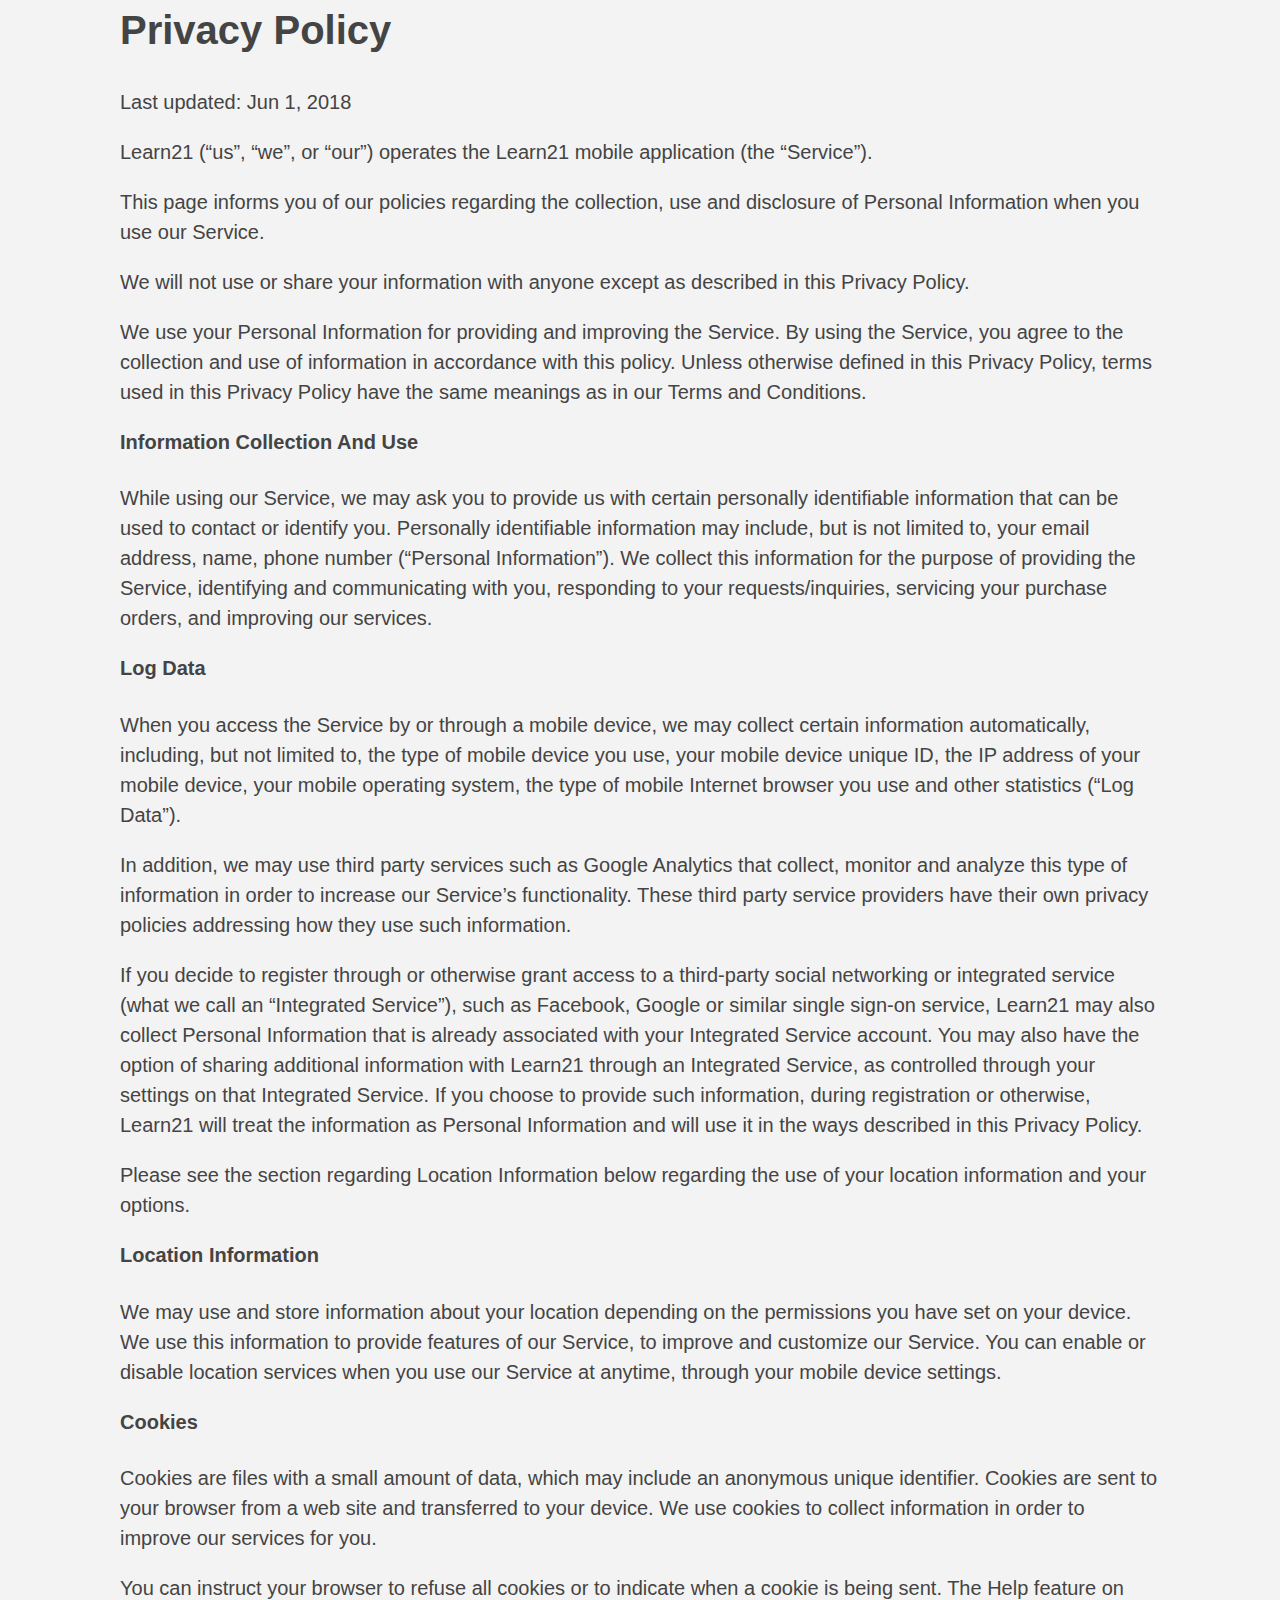
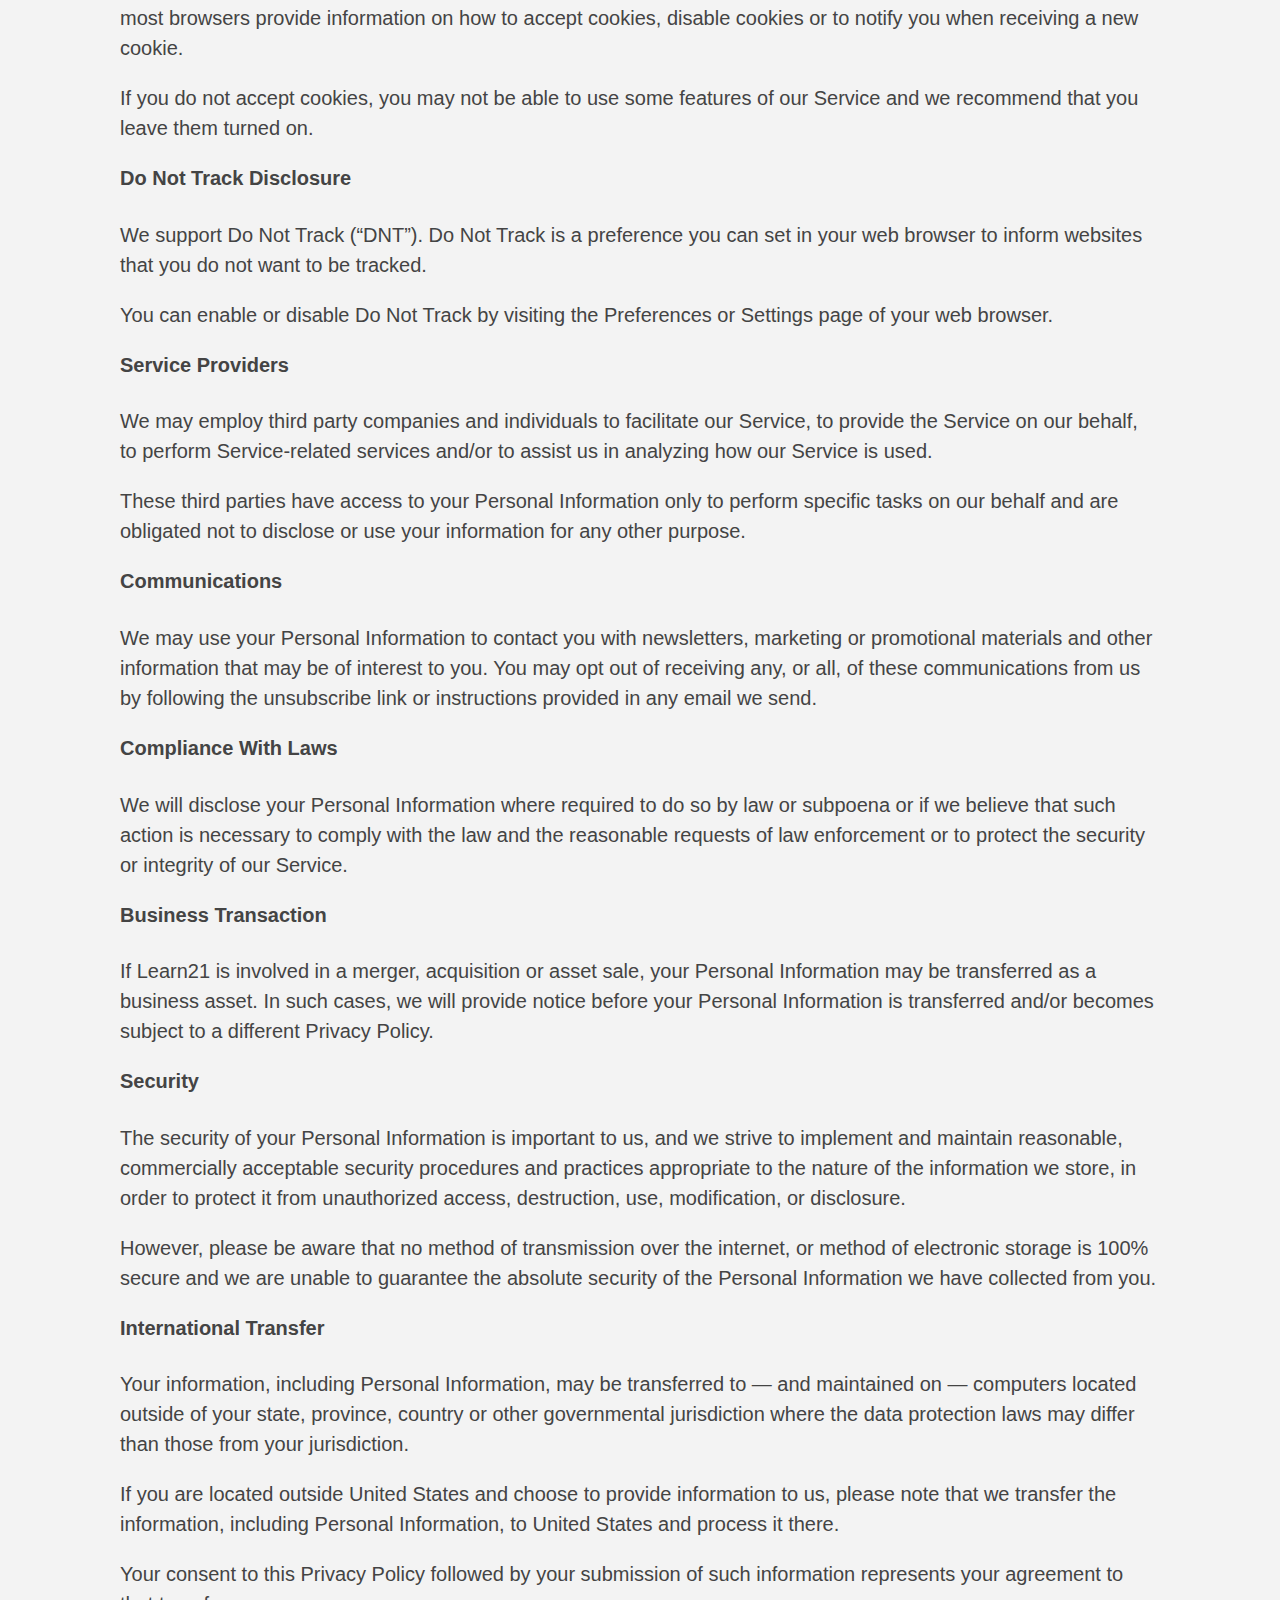
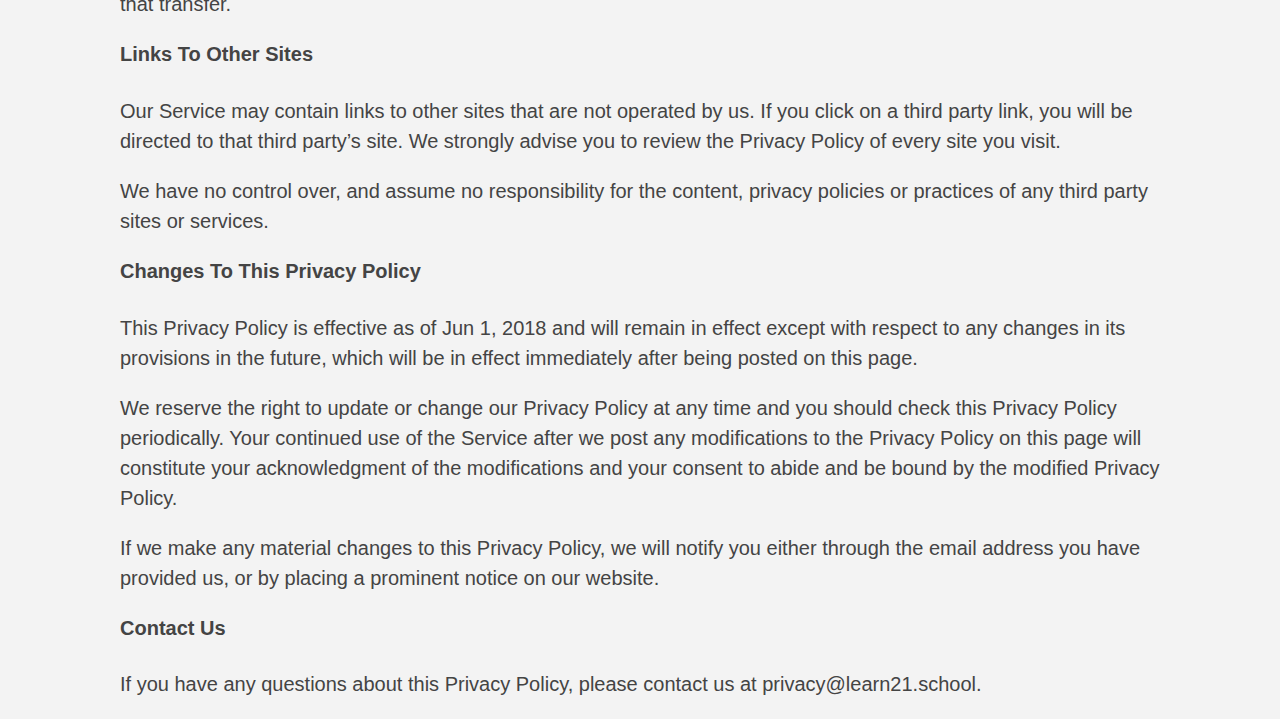
<file: privacy/index.html>
<!doctype HTML>
<link rel="stylesheet" href="/learn21.css" />
<div class="container mx-auto px2">
<h1>
  Privacy Policy
</h1>

<p>Last updated: Jun 1, 2018</p>

<p>Learn21 (&#8220;us&#8221;, &#8220;we&#8221;, or &#8220;our&#8221;) operates the Learn21 mobile application (the &#8220;Service&#8221;).</p>

<p>This page informs you of our policies regarding the collection, use and disclosure of Personal Information when you use our Service.</p>

<p>We will not use or share your information with anyone except as described in this Privacy Policy.</p>

<p>We use your Personal Information for providing and improving the Service. By using the Service, you agree to the collection and use of information in accordance with this policy. Unless otherwise defined in this Privacy Policy, terms used in this Privacy Policy have the same meanings as in our Terms and Conditions.</p>

<h4>Information Collection And Use</h4>

<p>While using our Service, we may ask you to provide us with certain personally identifiable information that can be used to contact or identify you. Personally identifiable information may include, but is not limited to, your email address, name, phone number (&#8220;Personal Information&#8221;). We collect this information for the purpose of providing the Service, identifying and communicating with you, responding to your requests/inquiries, servicing your purchase orders, and improving our services.</p>

<h4>Log Data</h4>

<p>When you access the Service by or through a mobile device, we may collect certain information automatically, including, but not limited to, the type of mobile device you use, your mobile device unique ID, the IP address of your mobile device, your mobile operating system, the type of mobile Internet browser you use and other statistics (&#8220;Log Data&#8221;).</p>

<p>In addition, we may use third party services such as Google Analytics that collect, monitor and analyze this type of information in order to increase our Service&#8217;s functionality. These third party service providers have their own privacy policies addressing how they use such information.</p>

<p>If you decide to register through or otherwise grant access to a third-party social networking or integrated service (what we call an &#8220;Integrated Service&#8221;), such as Facebook, Google or similar single sign-on service, Learn21 may also collect Personal Information that is already associated with your Integrated Service account. You may also have the option of sharing additional information with Learn21 through an Integrated Service, as controlled through your settings on that Integrated Service. If you choose to provide such information, during registration or otherwise, Learn21 will treat the information as Personal Information and will use it in the ways described in this Privacy Policy.</p>

<p>Please see the section regarding Location Information below regarding the use of your location information and your options.</p>

<h4>Location Information</h4>

<p>We may use and store information about your location depending on the permissions you have set on your device. We use this information to provide features of our Service, to improve and customize our Service. You can enable or disable location services when you use our Service at anytime, through your mobile device settings.</p>

<h4>Cookies</h4>

<p>Cookies are files with a small amount of data, which may include an anonymous unique identifier. Cookies are sent to your browser from a web site and transferred to your device. We use cookies to collect information in order to improve our services for you.</p>

<p>You can instruct your browser to refuse all cookies or to indicate when a cookie is being sent. The Help feature on most browsers provide information on how to accept cookies, disable cookies or to notify you when receiving a new cookie.</p>

<p>If you do not accept cookies, you may not be able to use some features of our Service and we recommend that you leave them turned on.</p>

<h4>Do Not Track Disclosure</h4>

<p>We support Do Not Track (&#8220;DNT&#8221;). Do Not Track is a preference you can set in your web browser to inform websites that you do not want to be tracked.</p>

<p>You can enable or disable Do Not Track by visiting the Preferences or Settings page of your web browser.</p>

<h4>Service Providers</h4>

<p>We may employ third party companies and individuals to facilitate our Service, to provide the Service on our behalf, to perform Service-related services and/or to assist us in analyzing how our Service is used.</p>

<p>These third parties have access to your Personal Information only to perform specific tasks on our behalf and are obligated not to disclose or use your information for any other purpose.</p>

<h4>Communications</h4>

<p>We may use your Personal Information to contact you with newsletters, marketing or promotional materials and other information that may be of interest to you. You may opt out of receiving any, or all, of these communications from us by following the unsubscribe link or instructions provided in any email we send.</p>

<h4>Compliance With Laws</h4>

<p>We will disclose your Personal Information where required to do so by law or subpoena or if we believe that such action is necessary to comply with the law and the reasonable requests of law enforcement or to protect the security or integrity of our Service.</p>

<h4>Business Transaction</h4>

<p>If Learn21 is involved in a merger, acquisition or asset sale, your Personal Information may be transferred as a business asset. In such cases, we will provide notice before your Personal Information is transferred and/or becomes subject to a different Privacy Policy.</p>

<h4>Security</h4>

<p>The security of your Personal Information is important to us, and we strive to implement and maintain reasonable, commercially acceptable security procedures and practices appropriate to the nature of the information we store, in order to protect it from unauthorized access, destruction, use, modification, or disclosure.</p>

<p>However, please be aware that no method of transmission over the internet, or method of electronic storage is 100% secure and we are unable to guarantee the absolute security of the Personal Information we have collected from you.</p>

<h4>International Transfer</h4>

<p>Your information, including Personal Information, may be transferred to — and maintained on — computers located outside of your state, province, country or other governmental jurisdiction where the data protection laws may differ than those from your jurisdiction.</p>

<p>If you are located outside United States and choose to provide information to us, please note that we transfer the information, including Personal Information, to United States and process it there.</p>

<p>Your consent to this Privacy Policy followed by your submission of such information represents your agreement to that transfer.</p>

<h4>Links To Other Sites</h4>

<p>Our Service may contain links to other sites that are not operated by us. If you click on a third party link, you will be directed to that third party&#8217;s site. We strongly advise you to review the Privacy Policy of every site you visit.</p>

<p>We have no control over, and assume no responsibility for the content, privacy policies or practices of any third party sites or services.</p>

<h4>Changes To This Privacy Policy</h4>

<p>This Privacy Policy is effective as of Jun 1, 2018 and will remain in effect except with respect to any changes in its provisions in the future, which will be in effect immediately after being posted on this page.</p>

<p>We reserve the right to update or change our Privacy Policy at any time and you should check this Privacy Policy periodically. Your continued use of the Service after we post any modifications to the Privacy Policy on this page will constitute your acknowledgment of the modifications and your consent to abide and be bound by the modified Privacy Policy.</p>

<p>If we make any material changes to this Privacy Policy, we will notify you either through the email address you have provided us, or by placing a prominent notice on our website.</p>

<h4>Contact Us</h4>

<p>If you have any questions about this Privacy Policy, please contact us at privacy@learn21.school.</p>
</file>
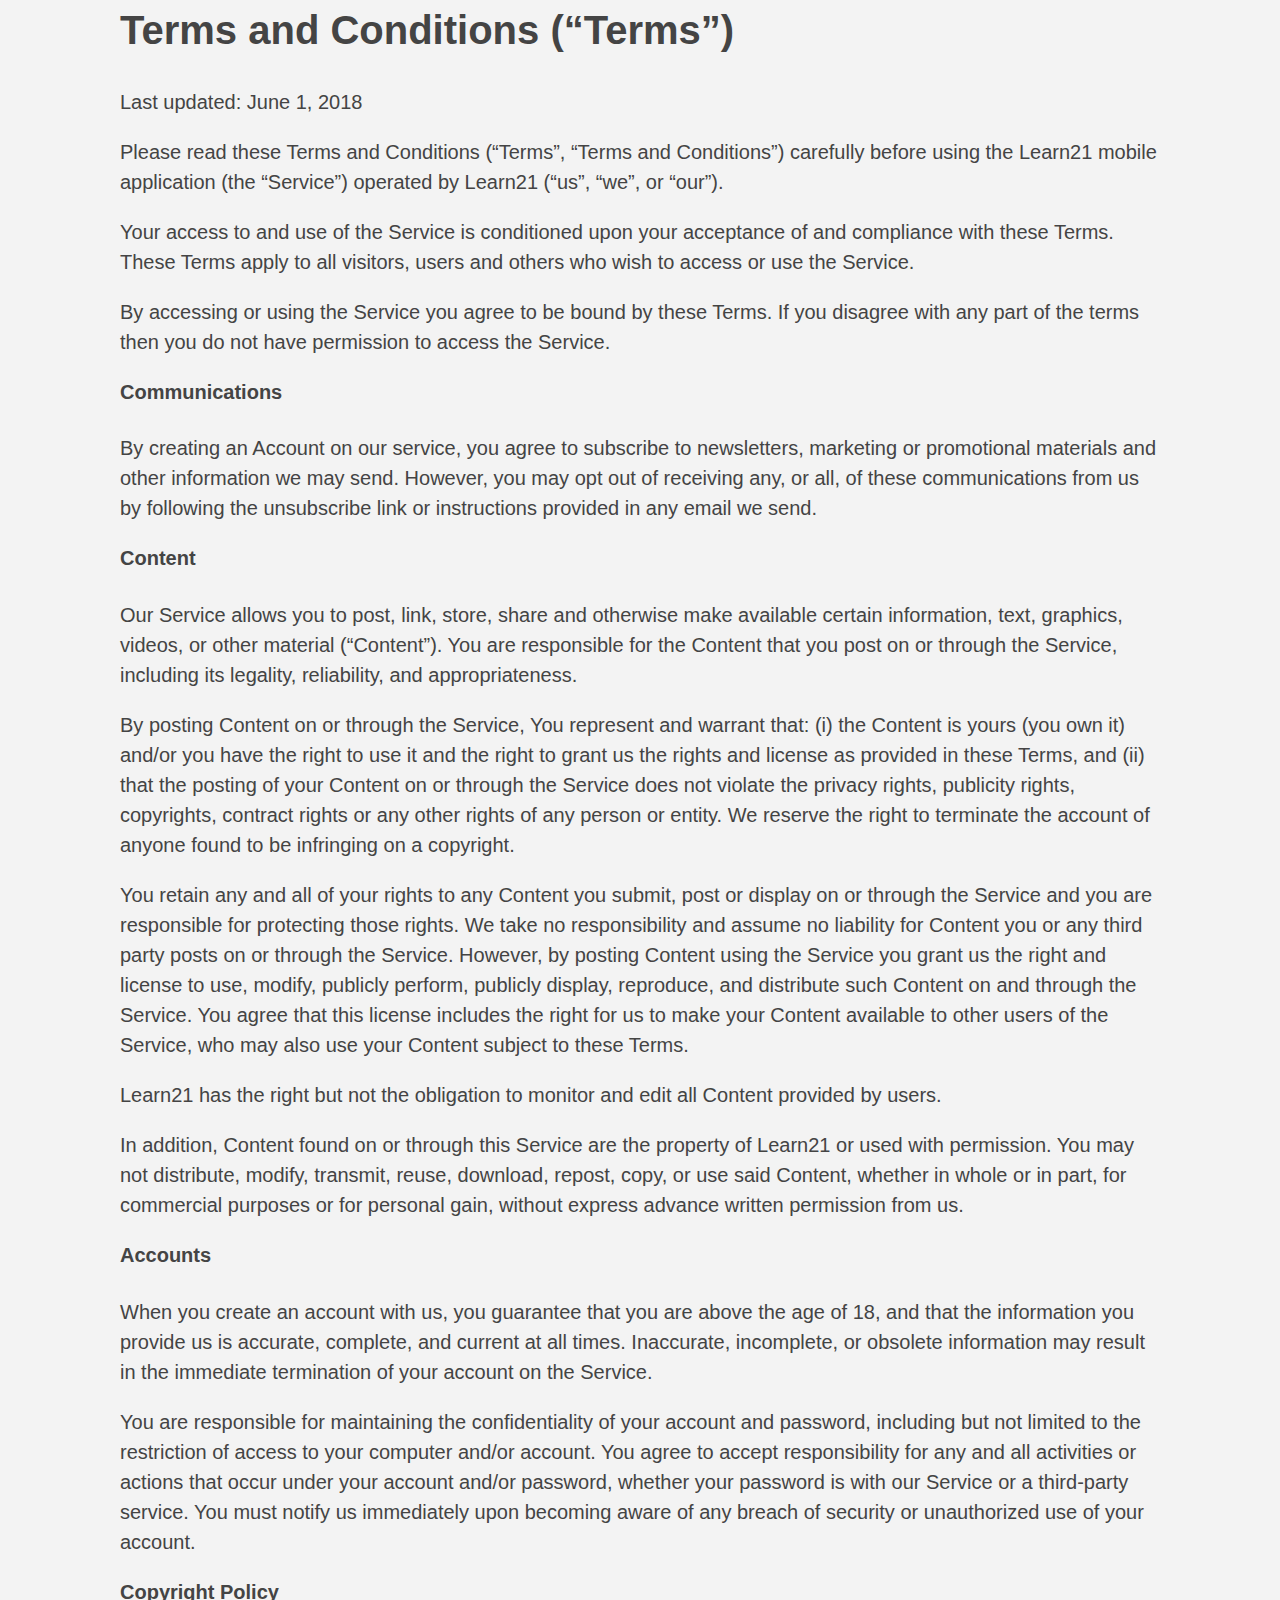
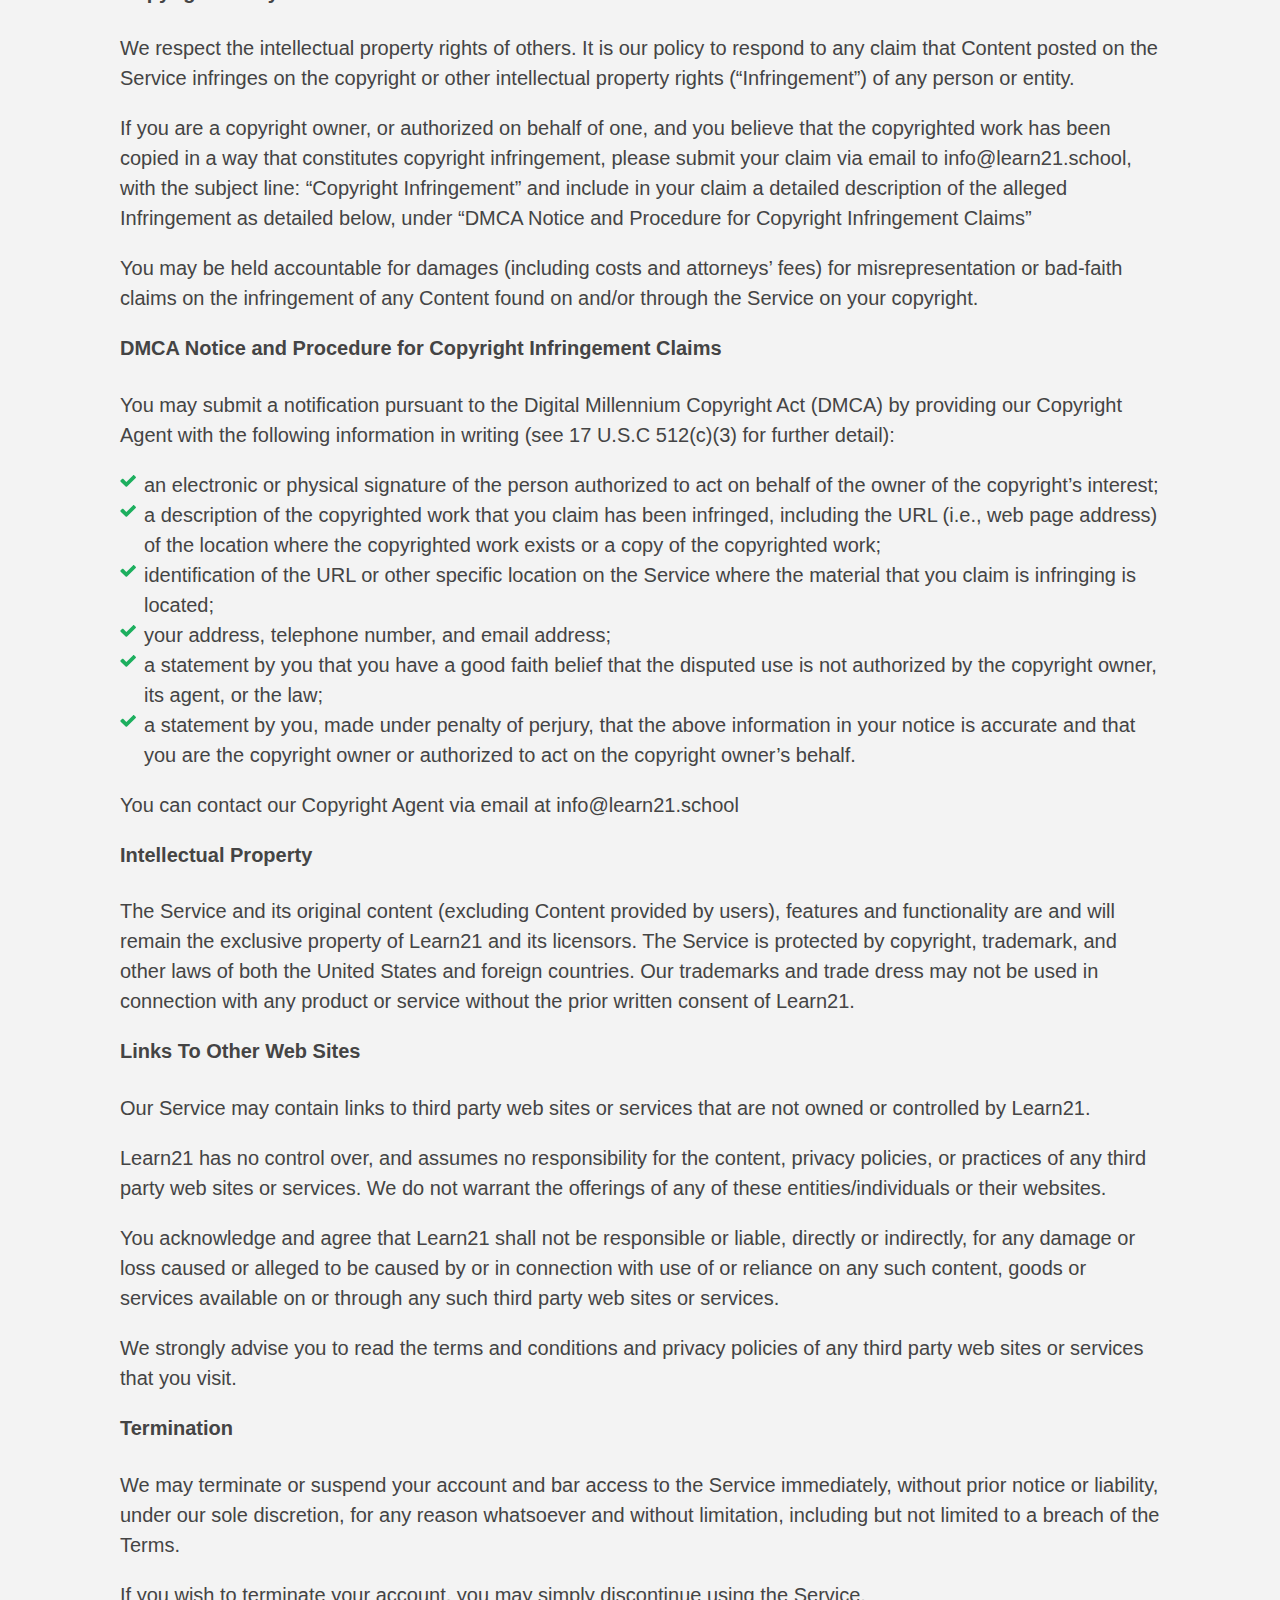
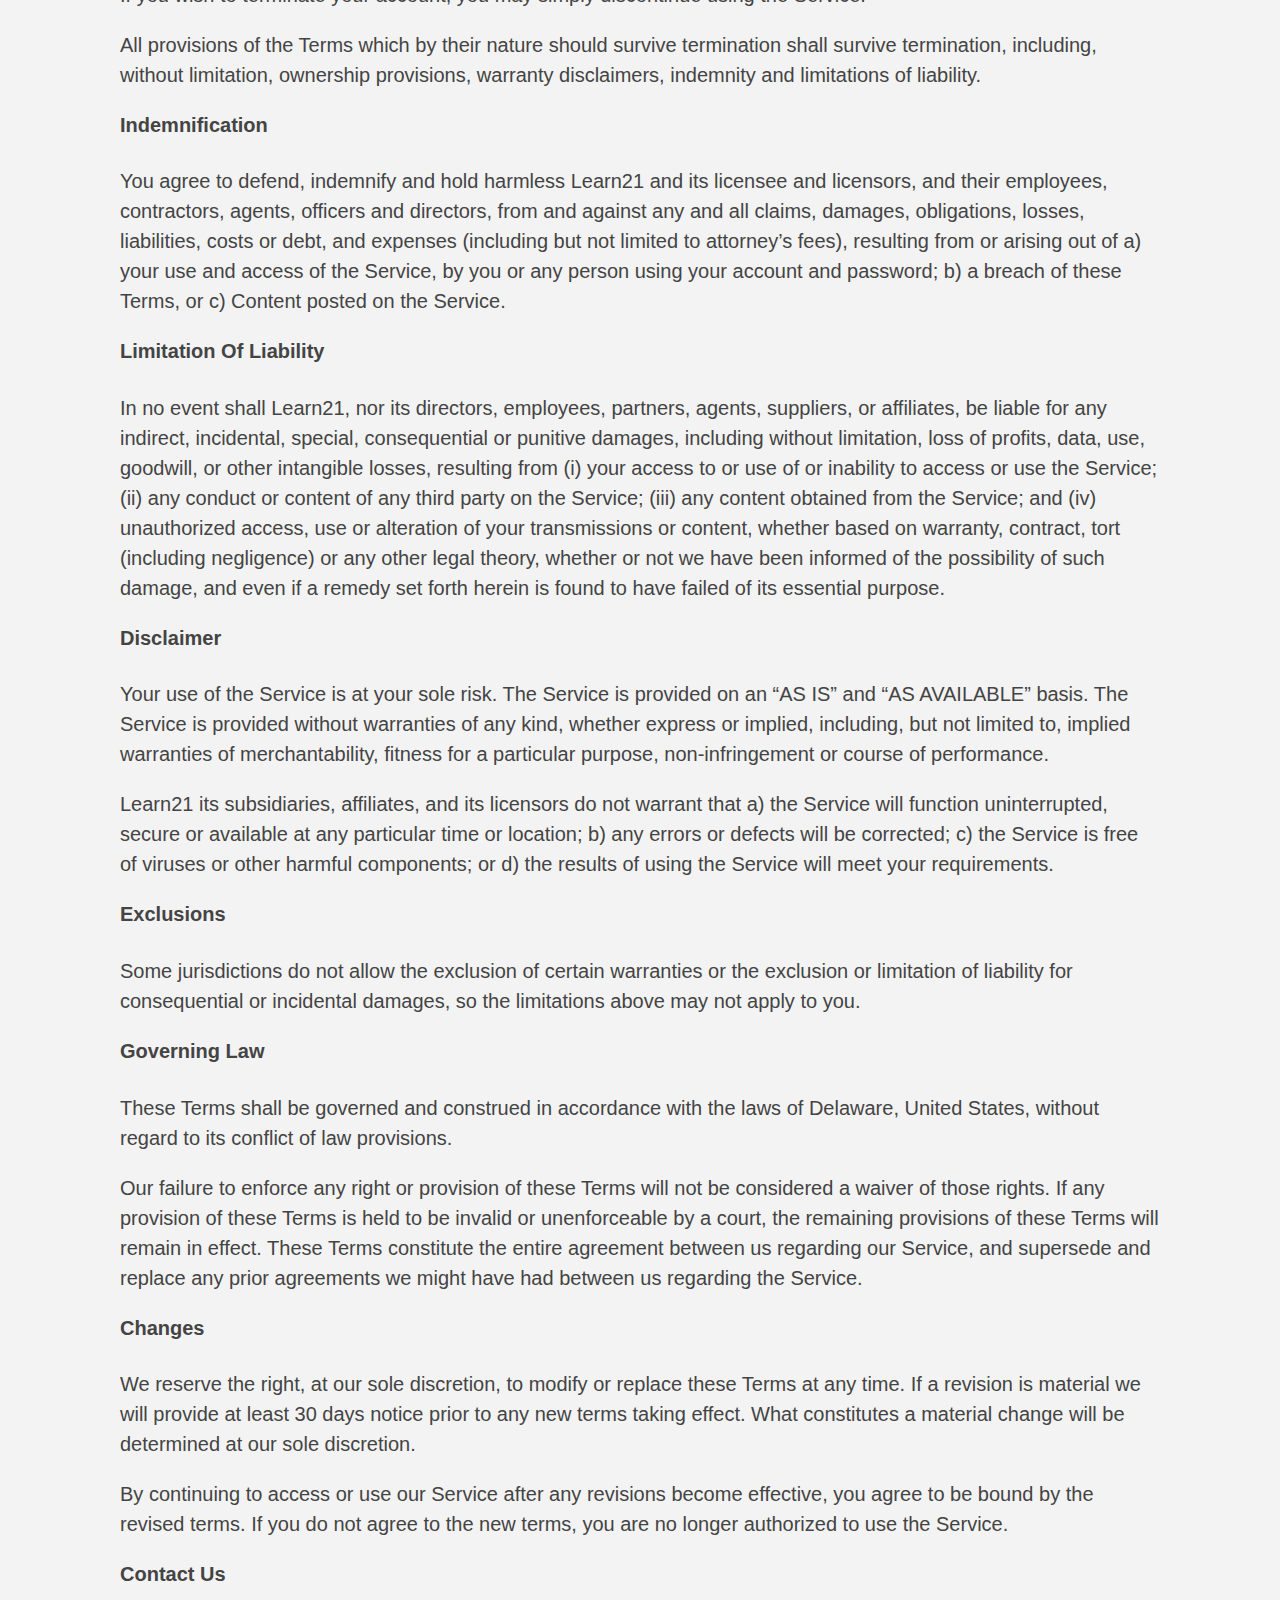
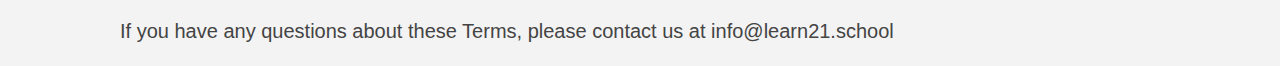
<file: terms/index.html>
<!doctype HTML>
<link rel="stylesheet" href="/learn21.css" />
<div class="container mx-auto px2">
  <h1>Terms and Conditions (“Terms”)</h1>

  <p>Last updated: June 1, 2018</p>

  <p>Please read these Terms and Conditions (&#8220;Terms&#8221;, &#8220;Terms and Conditions&#8221;) carefully before using the Learn21 mobile application (the &#8220;Service&#8221;) operated by Learn21 (&#8220;us&#8221;, &#8220;we&#8221;, or &#8220;our&#8221;).</p>

  <p>Your access to and use of the Service is conditioned upon your acceptance of and compliance with these Terms. These Terms apply to all visitors, users and others who wish to access or use the Service.</p>

  <p>By accessing or using the Service you agree to be bound by these Terms. If you disagree with any part of the terms then you do not have permission to access the Service.</p>

  <h4>Communications</h4>

  <p>By creating an Account on our service, you agree to subscribe to newsletters, marketing or promotional materials and other information we may send. However, you may opt out of receiving any, or all, of these communications from us by following the unsubscribe link or instructions provided in any email we send.</p>

  <h4>Content</h4>

  <p>Our Service allows you to post, link, store, share and otherwise make available certain information, text, graphics, videos, or other material (&#8220;Content&#8221;). You are responsible for the Content that you post on or through the Service, including its legality, reliability, and appropriateness.</p>

  <p>By posting Content on or through the Service, You represent and warrant that: (i) the Content is yours (you own it) and/or you have the right to use it and the right to grant us the rights and license as provided in these Terms, and (ii) that the posting of your Content on or through the Service does not violate the privacy rights, publicity rights, copyrights, contract rights or any other rights of any person or entity. We reserve the right to terminate the account of anyone found to be infringing on a copyright.</p>

  <p>You retain any and all of your rights to any Content you submit, post or display on or through the Service and you are responsible for protecting those rights. We take no responsibility and assume no liability for Content you or any third party posts on or through the Service. However, by posting Content using the Service you grant us the right and license to use, modify, publicly perform, publicly display, reproduce, and distribute such Content on and through the Service. You agree that this license includes the right for us to make your Content available to other users of the Service, who may also use your Content subject to these Terms.</p>

  <p>Learn21 has the right but not the obligation to monitor and edit all Content provided by users.</p>

  <p>In addition, Content found on or through this Service are the property of Learn21 or used with permission. You may not distribute, modify, transmit, reuse, download, repost, copy, or use said Content, whether in whole or in part, for commercial purposes or for personal gain, without express advance written permission from us.</p>

  <h4>Accounts</h4>

  <p>When you create an account with us, you guarantee that you are above the age of 18, and that the information you provide us is accurate, complete, and current at all times. Inaccurate, incomplete, or obsolete information may result in the immediate termination of your account on the Service.</p>

  <p>You are responsible for maintaining the confidentiality of your account and password, including but not limited to the restriction of access to your computer and/or account. You agree to accept responsibility for any and all activities or actions that occur under your account and/or password, whether your password is with our Service or a third-party service. You must notify us immediately upon becoming aware of any breach of security or unauthorized use of your account.</p>

  <h4>Copyright Policy</h4>

  <p>We respect the intellectual property rights of others. It is our policy to respond to any claim that Content posted on the Service infringes on the copyright or other intellectual property rights (&#8220;Infringement&#8221;) of any person or entity.</p>

  <p>If you are a copyright owner, or authorized on behalf of one, and you believe that the copyrighted work has been copied in a way that constitutes copyright infringement, please submit your claim via email to info@learn21.school, with the subject line: &#8220;Copyright Infringement&#8221; and include in your claim a detailed description of the alleged Infringement as detailed below, under &#8220;DMCA Notice and Procedure for Copyright Infringement Claims&#8221;</p>

  <p>You may be held accountable for damages (including costs and attorneys&#8217; fees) for misrepresentation or bad-faith claims on the infringement of any Content found on and/or through the Service on your copyright.</p>

  <h4>DMCA Notice and Procedure for Copyright Infringement Claims</h4>

  <p>You may submit a notification pursuant to the Digital Millennium Copyright Act (DMCA) by providing our Copyright Agent with the following information in writing (see 17 U.S.C 512(c)(3) for further detail):</p>

  <ul>
  <li>an electronic or physical signature of the person authorized to act on behalf of the owner of the copyright&#8217;s interest;</li>
  <li>a description of the copyrighted work that you claim has been infringed, including the URL (i.e., web page address) of the location where the copyrighted work exists or a copy of the copyrighted work;</li>
  <li>identification of the URL or other specific location on the Service where the material that you claim is infringing is located;</li>
  <li>your address, telephone number, and email address;</li>
  <li>a statement by you that you have a good faith belief that the disputed use is not authorized by the copyright owner, its agent, or the law;</li>
  <li>a statement by you, made under penalty of perjury, that the above information in your notice is accurate and that you are the copyright owner or authorized to act on the copyright owner&#8217;s behalf.</li>
  </ul>

  <p>You can contact our Copyright Agent via email at info@learn21.school</p>

  <h4>Intellectual Property</h4>

  <p>The Service and its original content (excluding Content provided by users), features and functionality are and will remain the exclusive property of Learn21 and its licensors. The Service is protected by copyright, trademark, and other laws of both the United States and foreign countries. Our trademarks and trade dress may not be used in connection with any product or service without the prior written consent of Learn21.</p>

  <h4>Links To Other Web Sites</h4>

  <p>Our Service may contain links to third party web sites or services that are not owned or controlled by Learn21.</p>

  <p>Learn21 has no control over, and assumes no responsibility for the content, privacy policies, or practices of any third party web sites or services. We do not warrant the offerings of any of these entities/individuals or their websites.</p>

  <p>You acknowledge and agree that Learn21 shall not be responsible or liable, directly or indirectly, for any damage or loss caused or alleged to be caused by or in connection with use of or reliance on any such content, goods or services available on or through any such third party web sites or services.</p>

  <p>We strongly advise you to read the terms and conditions and privacy policies of any third party web sites or services that you visit.</p>

  <h4>Termination</h4>

  <p>We may terminate or suspend your account and bar access to the Service immediately, without prior notice or liability, under our sole discretion, for any reason whatsoever and without limitation, including but not limited to a breach of the Terms.</p>

  <p>If you wish to terminate your account, you may simply discontinue using the Service.</p>

  <p>All provisions of the Terms which by their nature should survive termination shall survive termination, including, without limitation, ownership provisions, warranty disclaimers, indemnity and limitations of liability.</p>

  <h4>Indemnification</h4>

  <p>You agree to defend, indemnify and hold harmless Learn21 and its licensee and licensors, and their employees, contractors, agents, officers and directors, from and against any and all claims, damages, obligations, losses, liabilities, costs or debt, and expenses (including but not limited to attorney&#8217;s fees), resulting from or arising out of a) your use and access of the Service, by you or any person using your account and password; b) a breach of these Terms, or c) Content posted on the Service.</p>

  <h4>Limitation Of Liability</h4>

  <p>In no event shall Learn21, nor its directors, employees, partners, agents, suppliers, or affiliates, be liable for any indirect, incidental, special, consequential or punitive damages, including without limitation, loss of profits, data, use, goodwill, or other intangible losses, resulting from (i) your access to or use of or inability to access or use the Service; (ii) any conduct or content of any third party on the Service; (iii) any content obtained from the Service; and (iv) unauthorized access, use or alteration of your transmissions or content, whether based on warranty, contract, tort (including negligence) or any other legal theory, whether or not we have been informed of the possibility of such damage, and even if a remedy set forth herein is found to have failed of its essential purpose.</p>

  <h4>Disclaimer</h4>

  <p>Your use of the Service is at your sole risk. The Service is provided on an &#8220;AS IS&#8221; and &#8220;AS AVAILABLE&#8221; basis. The Service is provided without warranties of any kind, whether express or implied, including, but not limited to, implied warranties of merchantability, fitness for a particular purpose, non-infringement or course of performance.</p>

  <p>Learn21 its subsidiaries, affiliates, and its licensors do not warrant that a) the Service will function uninterrupted, secure or available at any particular time or location; b) any errors or defects will be corrected; c) the Service is free of viruses or other harmful components; or d) the results of using the Service will meet your requirements.</p>

  <h4>Exclusions</h4>

  <p>Some jurisdictions do not allow the exclusion of certain warranties or the exclusion or limitation of liability for consequential or incidental damages, so the limitations above may not apply to you.</p>

  <h4>Governing Law</h4>

  <p>These Terms shall be governed and construed in accordance with the laws of Delaware, United States, without regard to its conflict of law provisions.</p>

  <p>Our failure to enforce any right or provision of these Terms will not be considered a waiver of those rights. If any provision of these Terms is held to be invalid or unenforceable by a court, the remaining provisions of these Terms will remain in effect. These Terms constitute the entire agreement between us regarding our Service, and supersede and replace any prior agreements we might have had between us regarding the Service.</p>

  <h4>Changes</h4>

  <p>We reserve the right, at our sole discretion, to modify or replace these Terms at any time. If a revision is material we will provide at least 30 days notice prior to any new terms taking effect. What constitutes a material change will be determined at our sole discretion.</p>

  <p>By continuing to access or use our Service after any revisions become effective, you agree to be bound by the revised terms. If you do not agree to the new terms, you are no longer authorized to use the Service.</p>

  <h4>Contact Us</h4>

  <p>If you have any questions about these Terms, please contact us at info@learn21.school</p>
</div>
</file>
<file: learn21.css>
@media(min-width: 45rem) {
  body { font-size: 20px; }
}
* {
  font-family: -apple-system, BlinkMacSystemFont, 'Segoe UI', Roboto, 'Oxygen-Sans', Cantarell, 'Helvetica Neue', Helvetica, Arial, sans-serif;
}
body {
  margin: 0;
  padding: 0;
  background: #f3f3f3;
  color: #444;
  font-weight: 300;
}
* {
  margin-top: 0;
  line-height: 150%;
}

/* buttons */
.button { position: relative; overflow: hidden; cursor: pointer; white-space: nowrap; }
.button:after {
  content: '';
  position: absolute;
  top: 0;
  bottom: 0;
  left: 0;
  right: 0;
  width: 100%;
  box-shadow: inset 0 0 0 999rem;
  opacity: 0;
  transition: all .5s;
}
.button:hover::after {
  transition: all .2s;
  opacity: 0.25;
}
a.button { text-decoration: none; }

ul { padding: 0; }

img { display: block; max-width: 100%; }

li {
  margin: 0;
  padding-left: 1.5rem;
  list-style: none;
  background-image: url(images/check.svg);
  background-repeat: no-repeat;
  background-position: 0 0.35rem;
  background-size: 1rem;
}

/* colors */
a, a:visited { color: inherit }
.white { color: white; }
a.white { color: white; }
.black { color: #444; }
.blue {color: #0085F1; }
.bg-white { background: white; }
.bg-blue { background: #0085F1; }
.bg-green { background: #94D600; }
.bg-darkgreen { background: #007935; }
.bg-brown { background: #633511; }
.blue { color: #0085F1; }
.facebook { color: #3b5998; }
.youtube { color: #ff0400; }

/* layout */

.align-center { align-items: center; }
.align-end { align-items: flex-end; }
.center { text-align: center; }
.auto { flex: auto }
.flex { display: flex; }
.flex-column { flex-direction: column; }
.flex-wrap { flex-wrap: wrap; }
.justify-center { justify-content: center; }
.justify-end { justify-content: flex-end; }
.justify-around { justify-content: space-around; }
.block { display: block; }

/* grid */
.col-3 { flex: 1 1 25%; width: 25%; }
.col-4 { flex: 1 1 33.333%; width: 33.333%; }
.col-6 { flex: 1 1 50%; width: 50%; }
.col-8 { flex: 1 1 66.666%; width: 66.666%; }
.container {
  max-width: 65rem;
}
.safe-area {
  padding-left: env(safe-area-inset-left);
  padding-right: env(safe-area-inset-right);
}

.md-show { display: none }

@media(min-width: 45rem) {
  .md-show { display: block; }
  .md-flex { display: flex; }
  .md-col-3 { flex: 1 1 25%; width: 25%; }
  .md-col-4 { flex: 1 1 33.333%; width: 33.333%; }
  .md-col-6 { flex: 1 1 50%; width: 50%; }
  .md-col-8 { flex: 1 1 66.666%; width: 66.666%; }
  .md-row-reverse { flex-direction: row-reverse; }
  .md-flex-row { flex-direction: row; }
}

/* utility */

.h-100vh { height: 100vh; }
.rounded { border-radius: 0.25rem; }
.overflow-hidden { overflow: hidden; }
.hide { display: none }
.muted { opacity: 0.6; }
.invisible-select { position: relative; cursor: pointer }
.invisible-select select { cursor: pointer; z-index: 1; position: absolute; opacity: 0; top: 0; left: 0; right: 0; bottom: 0; width: 100%; height: 100%; display: block; background: transparent; }
.invisible-select select,
.invisible-select option { font-size: 1em; }
.absolute { position: absolute; }
.top-0 { top: 0 }
.right-0 { right: 0 }

/* whitespace */

.mx-auto { margin-left: auto; margin-right: auto; }
.mxn1 { margin-left: -.5rem; margin-right: -.5rem; }
.my2 { margin-top: 1rem; margin-bottom: 1rem; }
.mb2 { margin-bottom: 1rem; }
.mb3 { margin-bottom: 2rem; }
.mb4 { margin-bottom: 4rem; }
.p1 { padding: .5rem; }
.pr1 { padding-right: .5rem; }
.p2 { padding: 1rem; }
.p4 { padding: 4rem; }
.pb1 { padding-bottom: .5rem; }
.pb2 { padding-bottom: 1rem; }
.px { padding-left: .25rem; padding-right: .25rem; }
.px1 { padding-left: .5rem; padding-right: .5rem; }
.px2 { padding-left: 1rem; padding-right: 1rem; }
.px3 { padding-left: 2rem; padding-right: 2rem; }
.px4 { padding-left: 4rem; padding-right: 4rem; }
.py { padding-top: .25rem; padding-bottom: .25rem; }
.py1 { padding-top: .5rem; padding-bottom: .5rem; }
.py2 { padding-top: 1rem; padding-bottom: 1rem; }
.py3 { padding-top: 2rem; padding-bottom: 2rem; }
.py4 { padding-top: 4rem; padding-bottom: 4rem; }
.z0 { z-index: 0;}
.z1 { z-index: 1;}

/* typography */

.regular { text-decoration: none; }
.bold { font-weight: bold; }
.semi-bold { font-weight: 500; }
.thin { font-weight: 100; }
h1, .h1 { font-size: 2.5rem; }
h2, .h2 { font-size: 2rem; }
h3, .h3 { font-size: 1.5rem; }

/* border */
.border { border: 2px solid; }
.border-blue { border-color: #0085F1; }
.border-white { border-color: white; }

.image {
  min-width: 340px;
  height: 340px;
  background-position: bottom center;
  background-repeat: no-repeat;
}

.video-wrapper {
  position: relative;
  padding-bottom: 56.25%; /* 16:9 */
  padding-top: 25px;
  height: 0;
}
.video-wrapper iframe {
  position: absolute;
  top: 0;
  left: 0;
  width: 100%;
  height: 100%;
}

.survey-box{
  transform: rotate(18deg);
  box-shadow: 0 0 3rem rgba(0, 0, 0, 0.5);
  max-width: 20rem;
}
.survey-box img {
  max-width: 20rem;
  margin: auto;
}
.overflow-wrapper{
  overflow: hidden;
}
</file>
